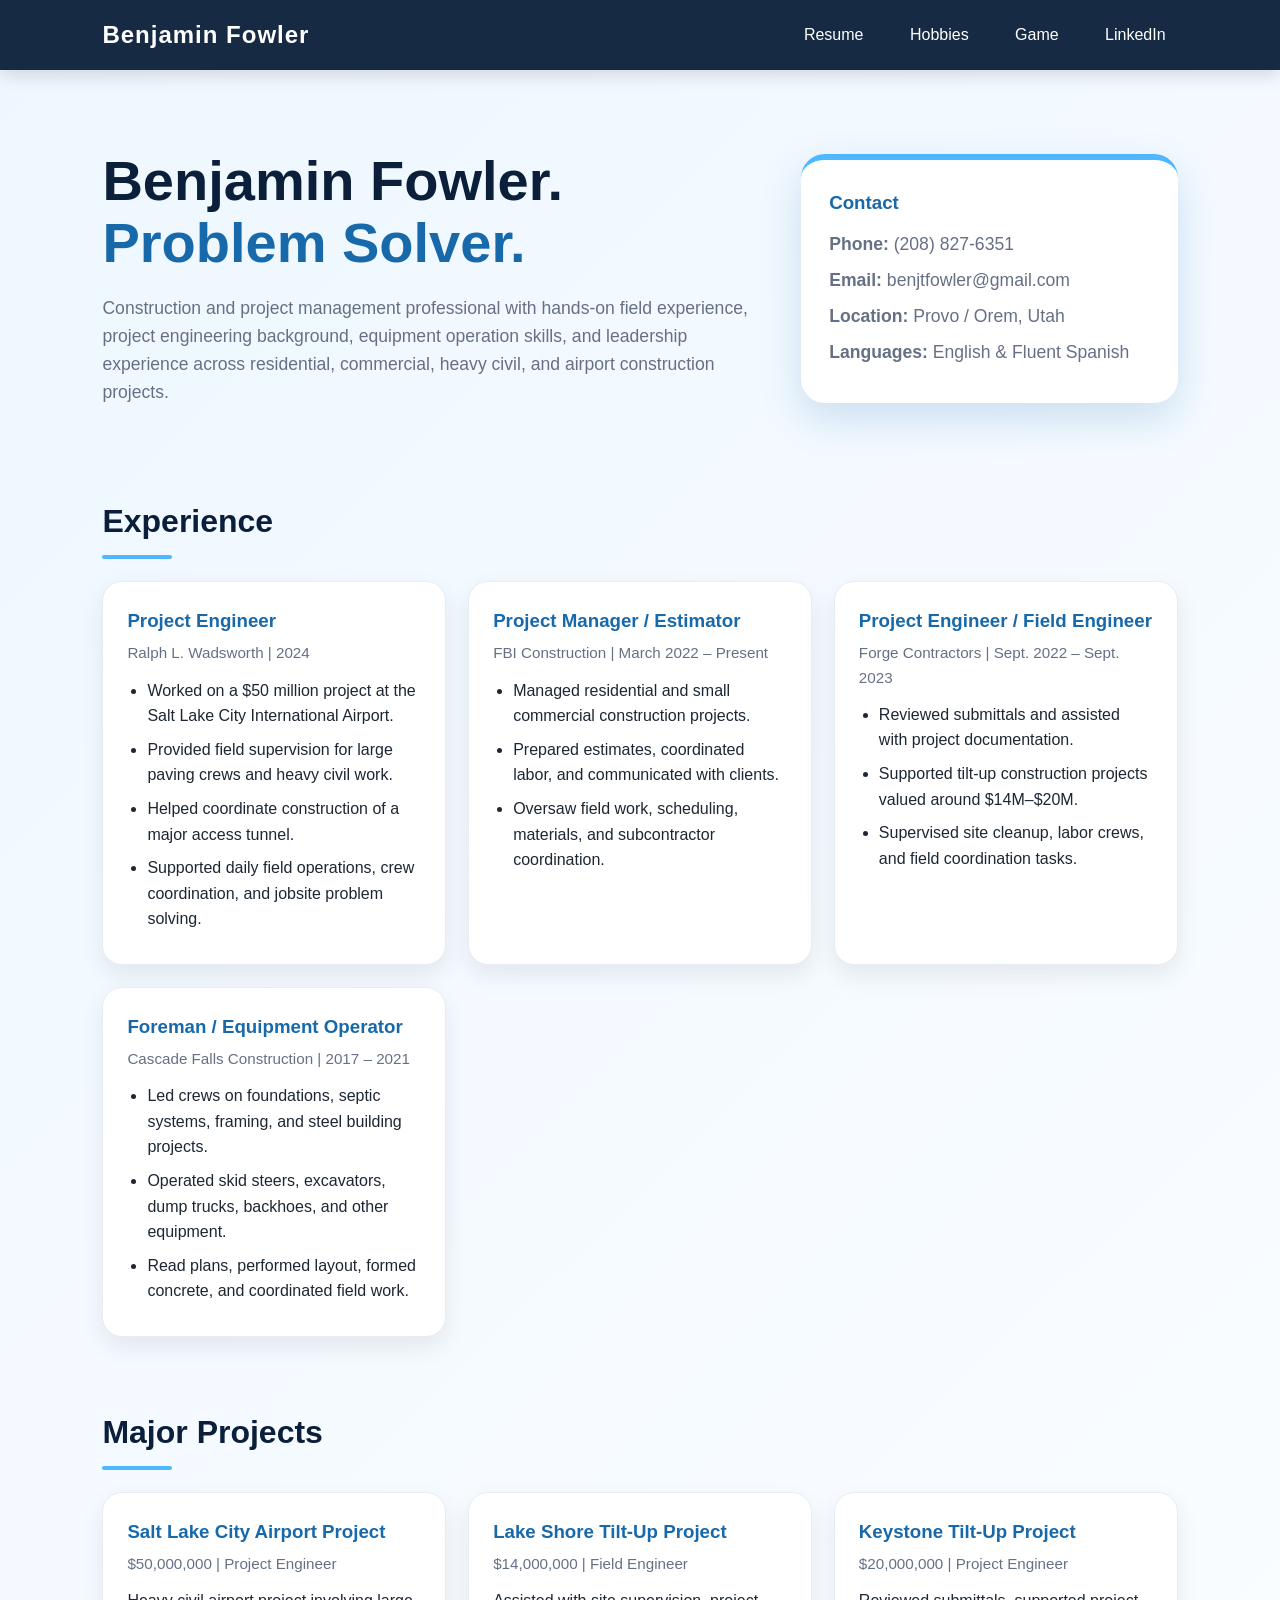
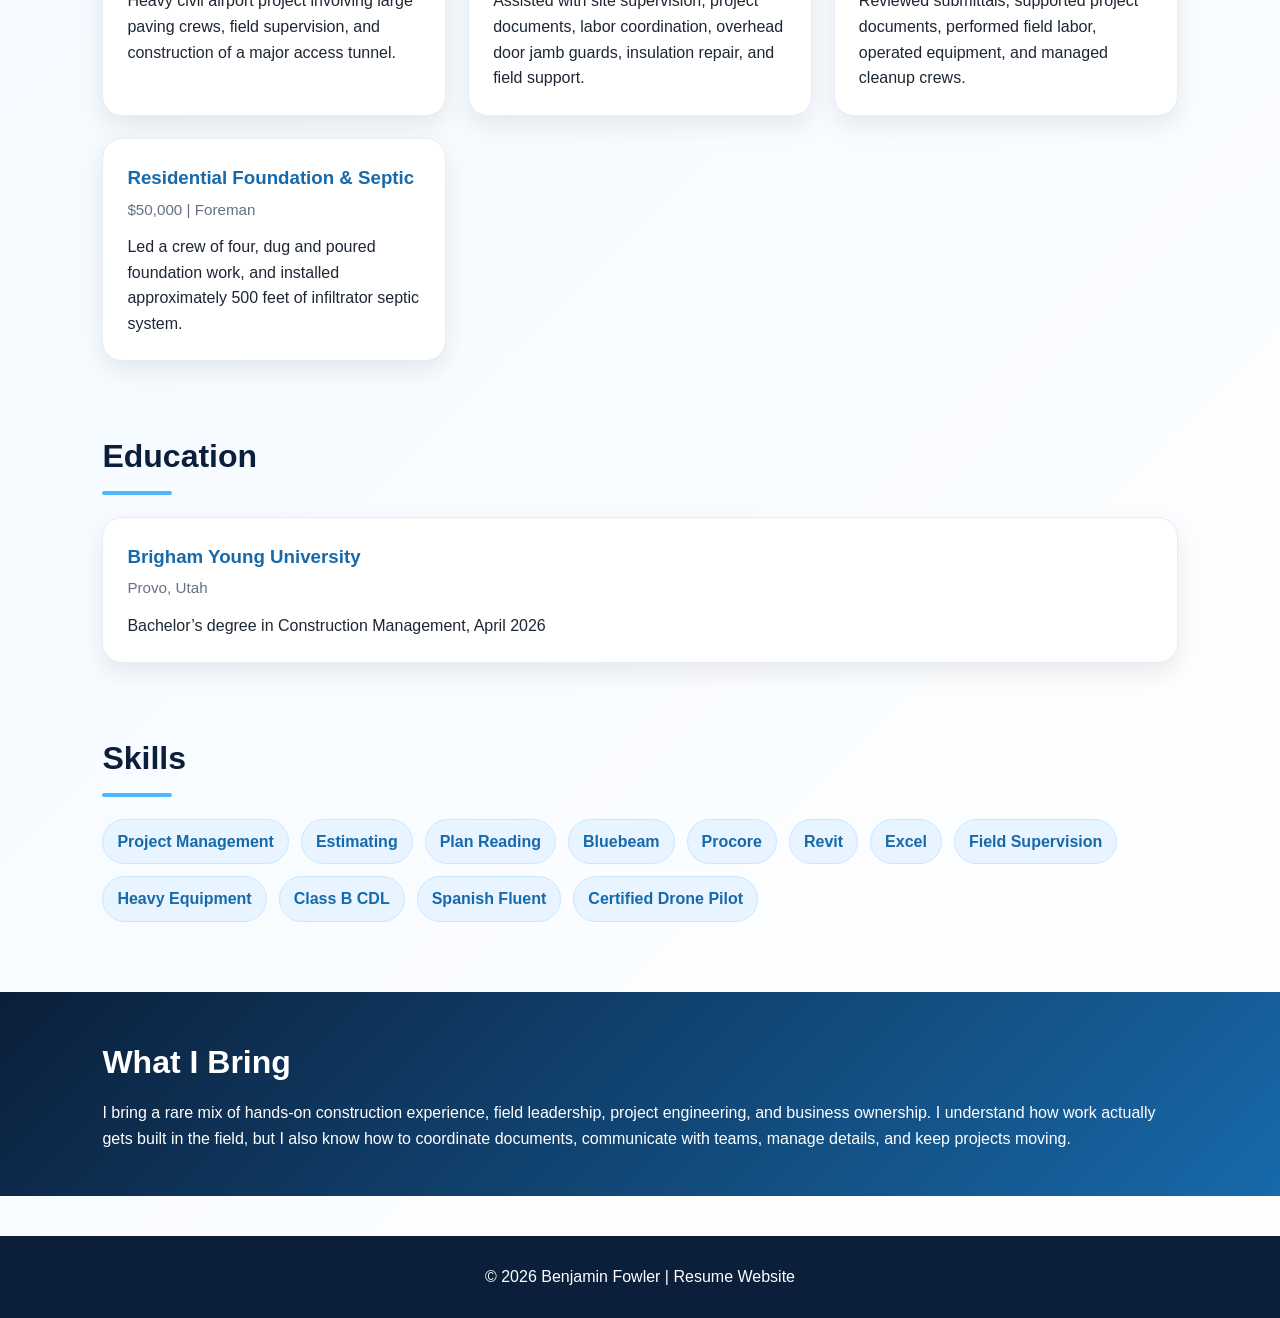
<file: index.html>
<!DOCTYPE html>
<html lang="en">
<head>
  <meta charset="UTF-8" />
  <meta name="viewport" content="width=device-width, initial-scale=1.0" />
  <title>Benjamin Fowler | Resume</title>
<link rel="stylesheet" type="text/css" href="./Styles/resumestyle.css" />
</head>

<body>

  <nav>
    <h2>Benjamin Fowler</h2>
    <div>
    <a href="index.html">Resume</a>
    <a href="hobbies.html">Hobbies</a>
    <a href="game.html">Game</a>

    <a href="https://www.linkedin.com/in/benjamin-fowler-838241249/"
       target="_blank"
       rel="noopener noreferrer">
       LinkedIn
    </a>
</div>
  </nav>

  <section class="hero">
    <div>
      <h1>Benjamin Fowler. </h1>
      <h1> <span>Problem Solver.</span></h1>
      <p>
        Construction and project management professional with hands-on field experience,
        project engineering background, equipment operation skills, and leadership experience
        across residential, commercial, heavy civil, and airport construction projects.
      </p>
    </div>

    <div class="hero-card contact">
      <h3>Contact</h3>
      <p><strong>Phone:</strong> (208) 827-6351</p>
      <p><strong>Email:</strong> benjtfowler@gmail.com</p>
      <p><strong>Location:</strong> Provo / Orem, Utah</p>
      <p><strong>Languages:</strong> English & Fluent Spanish</p>
    </div>
  </section>

  <section class="section">
    <h2 class="section-title">Experience</h2>

    <div class="grid">
      <div class="card">
        <h3>Project Engineer</h3>
        <p class="meta">Ralph L. Wadsworth | 2024</p>
        <ul>
          <li>Worked on a $50 million project at the Salt Lake City International Airport.</li>
          <li>Provided field supervision for large paving crews and heavy civil work.</li>
          <li>Helped coordinate construction of a major access tunnel.</li>
          <li>Supported daily field operations, crew coordination, and jobsite problem solving.</li>
        </ul>
      </div>

      <div class="card">
        <h3>Project Manager / Estimator</h3>
        <p class="meta">FBI Construction | March 2022 – Present</p>
        <ul>
          <li>Managed residential and small commercial construction projects.</li>
          <li>Prepared estimates, coordinated labor, and communicated with clients.</li>
          <li>Oversaw field work, scheduling, materials, and subcontractor coordination.</li>
        </ul>
      </div>

      <div class="card">
        <h3>Project Engineer / Field Engineer</h3>
        <p class="meta">Forge Contractors | Sept. 2022 – Sept. 2023</p>
        <ul>
          <li>Reviewed submittals and assisted with project documentation.</li>
          <li>Supported tilt-up construction projects valued around $14M–$20M.</li>
          <li>Supervised site cleanup, labor crews, and field coordination tasks.</li>
        </ul>
      </div>

      <div class="card">
        <h3>Foreman / Equipment Operator</h3>
        <p class="meta">Cascade Falls Construction | 2017 – 2021</p>
        <ul>
          <li>Led crews on foundations, septic systems, framing, and steel building projects.</li>
          <li>Operated skid steers, excavators, dump trucks, backhoes, and other equipment.</li>
          <li>Read plans, performed layout, formed concrete, and coordinated field work.</li>
        </ul>
      </div>
    </div>
  </section>

  <section class="section">
    <h2 class="section-title">Major Projects</h2>

    <div class="grid">
      <div class="card">
        <h3>Salt Lake City Airport Project</h3>
        <p class="meta">$50,000,000 | Project Engineer</p>
        <p>
          Heavy civil airport project involving large paving crews, field supervision,
          and construction of a major access tunnel.
        </p>
      </div>

      <div class="card">
        <h3>Lake Shore Tilt-Up Project</h3>
        <p class="meta">$14,000,000 | Field Engineer</p>
        <p>
          Assisted with site supervision, project documents, labor coordination,
          overhead door jamb guards, insulation repair, and field support.
        </p>
      </div>

      <div class="card">
        <h3>Keystone Tilt-Up Project</h3>
        <p class="meta">$20,000,000 | Project Engineer</p>
        <p>
          Reviewed submittals, supported project documents, performed field labor,
          operated equipment, and managed cleanup crews.
        </p>
      </div>

      <div class="card">
        <h3>Residential Foundation & Septic</h3>
        <p class="meta">$50,000 | Foreman</p>
        <p>
          Led a crew of four, dug and poured foundation work, and installed
          approximately 500 feet of infiltrator septic system.
        </p>
      </div>
    </div>
  </section>

  <section class="section">
    <h2 class="section-title">Education</h2>

    <div class="card">
      <h3>Brigham Young University</h3>
      <p class="meta">Provo, Utah</p>
      <p>
        Bachelor’s degree in <span>Construction Management</span>, April 2026
      </p>
    </div>
  </section>

  <section class="section">
    <h2 class="section-title">Skills</h2>

    <div class="skills">
      <span class="skill">Project Management</span>
      <span class="skill">Estimating</span>
      <span class="skill">Plan Reading</span>
      <span class="skill">Bluebeam</span>
      <span class="skill">Procore</span>
      <span class="skill">Revit</span>
      <span class="skill">Excel</span>
      <span class="skill">Field Supervision</span>
      <span class="skill">Heavy Equipment</span>
      <span class="skill">Class B CDL</span>
      <span class="skill">Spanish Fluent</span>
      <span class="skill">Certified Drone Pilot</span>
    </div>
  </section>

  <section class="highlight">
    <h2>What I Bring</h2>
    <p>
      I bring a rare mix of hands-on construction experience, field leadership,
      project engineering, and business ownership. I understand how work actually
      gets built in the field, but I also know how to coordinate documents,
      communicate with teams, manage details, and keep projects moving.
    </p>
  </section>

  <footer>
    <p>© 2026 Benjamin Fowler | Resume Website</p>
  </footer>

</body>
</html>
</file>
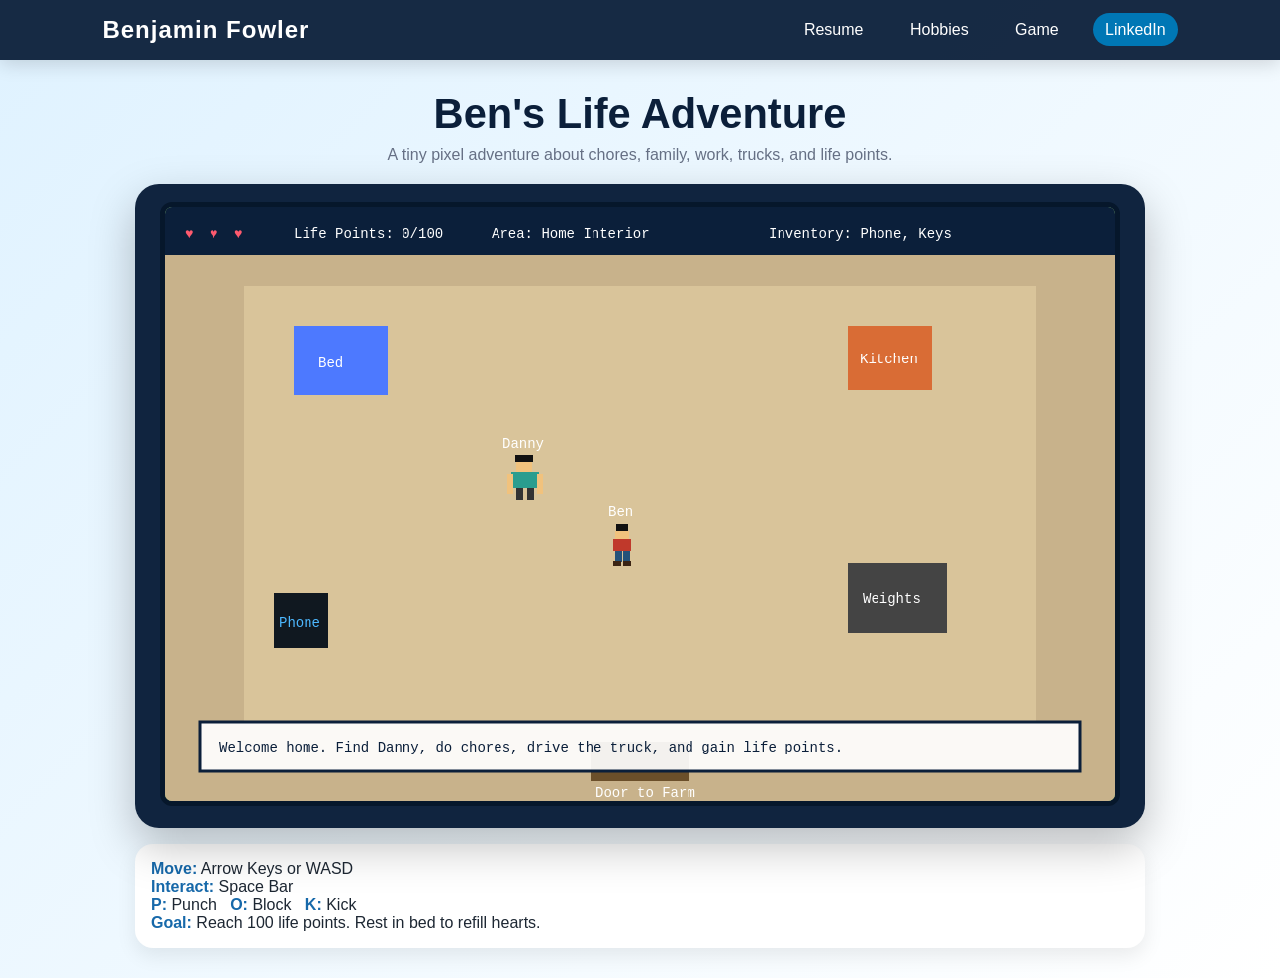
<file: Game.html>
<!DOCTYPE html>
<html lang="en">
<head>
  <meta charset="UTF-8" />
  <meta name="viewport" content="width=device-width, initial-scale=1.0" />
  <title>Ben's Life Adventure</title>

  <style>
    :root {
      --navy: #0b1f3a;
      --blue: #1769aa;
      --accent: #4db8ff;
      --cream: #f8f4dc;
      --text: #1d2733;
    }

    * {
      box-sizing: border-box;
      margin: 0;
      padding: 0;
    }

    body {
      font-family: Arial, sans-serif;
      background: linear-gradient(135deg, #dff2ff, #ffffff);
      color: var(--text);
      overflow-x: hidden;
    }

    nav {
      position: sticky;
      top: 0;
      z-index: 20;
      background: rgba(11, 31, 58, 0.95);
      padding: 16px 8%;
      display: flex;
      justify-content: space-between;
      align-items: center;
      box-shadow: 0 4px 18px rgba(0,0,0,0.15);
    }

    nav h2 {
      color: white;
      letter-spacing: 1px;
    }

    nav a {
      color: white;
      text-decoration: none;
      margin-left: 18px;
      padding: 8px 12px;
      border-radius: 20px;
      transition: 0.25s ease;
    }

    nav a:hover {
      background: var(--accent);
      color: var(--navy);
    }

    .linkedin {
      background: #0077b5;
    }

    .game-wrapper {
      max-width: 1050px;
      margin: 30px auto;
      padding: 0 20px;
      text-align: center;
    }

    h1 {
      color: var(--navy);
      font-size: 2.6rem;
      margin-bottom: 8px;
    }

    .subtitle {
      color: #667085;
      margin-bottom: 20px;
    }

    .game-shell {
      background: #10243f;
      padding: 18px;
      border-radius: 24px;
      box-shadow: 0 18px 45px rgba(0,0,0,0.25);
      position: relative;
    }

    #gameCanvas {
      width: 100%;
      max-width: 960px;
      height: auto;
      image-rendering: pixelated;
      background: #9bd67d;
      border: 5px solid #06172b;
      border-radius: 12px;
    }

    .controls {
      margin-top: 16px;
      background: white;
      padding: 16px;
      border-radius: 18px;
      text-align: left;
      box-shadow: 0 8px 20px rgba(0,0,0,0.08);
    }

    .controls strong {
      color: var(--blue);
    }

    .dialogue {
      position: absolute;
      left: 40px;
      right: 40px;
      bottom: 40px;
      background: rgba(255,255,255,0.96);
      border: 4px solid #0b1f3a;
      border-radius: 14px;
      padding: 16px;
      text-align: left;
      display: none;
      z-index: 10;
      box-shadow: 0 8px 22px rgba(0,0,0,0.3);
    }

    .dialogue h3 {
      color: var(--blue);
      margin-bottom: 8px;
    }

    .dialogue button {
      margin-top: 10px;
      margin-right: 8px;
      padding: 9px 13px;
      border: none;
      border-radius: 10px;
      background: var(--blue);
      color: white;
      cursor: pointer;
      font-weight: bold;
    }

    .dialogue button:hover {
      background: var(--accent);
      color: var(--navy);
    }
  </style>
</head>

<body>

  <nav>
    <h2>Benjamin Fowler</h2>
    <div>
      <a href="index.html">Resume</a>
      <a href="hobbies.html">Hobbies</a>
      <a href="game.html">Game</a>
      <a href="https://www.linkedin.com/in/benjamin-fowler-838241249/"
         target="_blank"
         rel="noopener noreferrer"
         class="linkedin">LinkedIn</a>
    </div>
  </nav>

  <div class="game-wrapper">
    <h1>Ben's Life Adventure</h1>
    <p class="subtitle">A tiny pixel adventure about chores, family, work, trucks, and life points.</p>

    <div class="game-shell">
      <canvas id="gameCanvas" width="960" height="600"></canvas>

      <div class="dialogue" id="dialogueBox">
        <h3 id="dialogueTitle">Title</h3>
        <p id="dialogueText">Dialogue text</p>
        <div id="dialogueButtons"></div>
      </div>
    </div>

    <div class="controls">
      <p><strong>Move:</strong> Arrow Keys or WASD</p>
      <p><strong>Interact:</strong> Space Bar</p>
      <p><strong>P:</strong> Punch &nbsp; <strong>O:</strong> Block &nbsp; <strong>K:</strong> Kick</p>
      <p><strong>Goal:</strong> Reach 100 life points. Rest in bed to refill hearts.</p>
    </div>
  </div>

  <script>
    const canvas = document.getElementById("gameCanvas");
    const ctx = canvas.getContext("2d");

    const dialogueBox = document.getElementById("dialogueBox");
    const dialogueTitle = document.getElementById("dialogueTitle");
    const dialogueText = document.getElementById("dialogueText");
    const dialogueButtons = document.getElementById("dialogueButtons");

    const keys = {};

    let currentArea = "house";
    let mode = "explore";
    let message = "Welcome home. Find Danny, do chores, drive the truck, and gain life points.";
    let messageTimer = 240;

    const player = {
      x: 450,
      y: 320,
      w: 24,
      h: 32,
      speed: 3,
      hearts: 3,
      maxHearts: 3,
      life: 0,
      hasBoatPlan: false,
      dannyFollowing: false,
      truckHookedBoat: false,
      grandpaInvited: false,
      inventory: ["Phone", "Keys"]
    };

    const areas = {
      house: {
        name: "Home Interior",
        bg: "#c8b28b",
        exits: [
          { x: 430, y: 540, w: 100, h: 40, to: "farm", px: 450, py: 470, label: "Door to Farm" }
        ],
        objects: [
          { type: "bed", x: 130, y: 120, w: 95, h: 70, label: "Bed" },
          { type: "food", x: 690, y: 120, w: 85, h: 65, label: "Kitchen" },
          { type: "workout", x: 690, y: 360, w: 100, h: 70, label: "Workout Area" },
          { type: "danny", x: 350, y: 250, w: 32, h: 38, label: "Danny" },
          { type: "phone", x: 110, y: 390, w: 55, h: 55, label: "Phone" }
        ]
      },

      farm: {
        name: "Home Farm",
        bg: "#89c96b",
        exits: [
          { x: 445, y: 0, w: 80, h: 40, to: "house", px: 460, py: 480, label: "House" },
          { x: 880, y: 250, w: 80, h: 80, to: "town", px: 70, py: 300, label: "Road to Town" },
          { x: 30, y: 250, w: 80, h: 80, to: "woods", px: 800, py: 300, label: "Road to Woods" }
        ],
        objects: [
          { type: "hay", x: 170, y: 280, w: 60, h: 50, label: "Hay Bale" },
          { type: "cow", x: 170, y: 390, w: 45, h: 36, label: "Cow" },
          { type: "horse", x: 260, y: 380, w: 50, h: 40, label: "Horse" },
          { type: "wood", x: 650, y: 360, w: 70, h: 55, label: "Wood Pile" },
          { type: "truck", x: 650, y: 170, w: 90, h: 55, label: "Ford F-150" },
          { type: "boat", x: 760, y: 170, w: 80, h: 45, label: "Boat" },
          { type: "shop", x: 665, y: 70, w: 120, h: 75, label: "Tool Shop" }
        ]
      },

      town: {
        name: "Mini Orofino",
        bg: "#8fd3ff",
        exits: [
          { x: 0, y: 270, w: 50, h: 70, to: "farm", px: 810, py: 285, label: "Road Home" },
          { x: 910, y: 100, w: 50, h: 70, to: "work", px: 80, py: 300, label: "Road to Work" },
          { x: 910, y: 430, w: 50, h: 70, to: "lake", px: 90, py: 300, label: "Road to Lake" },
          { x: 440, y: 0, w: 90, h: 40, to: "byu", px: 450, py: 500, label: "Road to BYU" }
        ],
        objects: [
          { type: "church", x: 130, y: 90, w: 130, h: 95, label: "Church" },
          { type: "grandma", x: 275, y: 135, w: 30, h: 38, label: "Grandma" },
          { type: "store", x: 400, y: 100, w: 130, h: 90, label: "Grocery Store" },
          { type: "court", x: 650, y: 100, w: 130, h: 90, label: "Courthouse" },
          { type: "cop", x: 540, y: 360, w: 32, h: 38, label: "Cop" }
        ]
      },

      work: {
        name: "House Building Site",
        bg: "#d8b06b",
        exits: [
          { x: 0, y: 275, w: 50, h: 70, to: "town", px: 830, py: 130, label: "Back to Town" }
        ],
        objects: [
          { type: "dig", x: 150, y: 160, w: 130, h: 80, label: "Excavator Digging" },
          { type: "concrete", x: 400, y: 160, w: 130, h: 80, label: "Concrete Pour" },
          { type: "frame", x: 650, y: 160, w: 130, h: 80, label: "Frame Walls" },
          { type: "sheath", x: 400, y: 370, w: 130, h: 80, label: "Nail Sheathing" }
        ]
      },

      lake: {
        name: "The Lake",
        bg: "#4db8ff",
        exits: [
          { x: 0, y: 280, w: 50, h: 70, to: "town", px: 820, py: 450, label: "Road to Town" }
        ],
        objects: [
          { type: "lakeboat", x: 420, y: 290, w: 105, h: 55, label: "Boat" },
          { type: "tube", x: 560, y: 330, w: 65, h: 40, label: "Tube" },
          { type: "grandpaLake", x: 660, y: 260, w: 32, h: 38, label: "Grandpa" }
        ]
      },

      byu: {
        name: "BYU Provo",
        bg: "#a7d7ff",
        exits: [
          { x: 440, y: 550, w: 90, h: 50, to: "town", px: 450, py: 70, label: "Back to Town" }
        ],
        objects: [
          { type: "byuSign", x: 390, y: 220, w: 180, h: 90, label: "BYU Campus" }
        ]
      },

      woods: {
        name: "The Woods",
        bg: "#326b3f",
        exits: [
          { x: 875, y: 270, w: 70, h: 70, to: "farm", px: 120, py: 285, label: "Back to Farm" }
        ],
        objects: [
          { type: "treeChop", x: 350, y: 260, w: 80, h: 95, label: "Chop Wood" }
        ]
      }
    };

    const miniGame = {
      active: false,
      type: "",
      timer: 0,
      progress: 0,
      enemyHealth: 100,
      playerHealth: 100,
      note: ""
    };

    window.addEventListener("keydown", e => {
      keys[e.key.toLowerCase()] = true;

      if (e.key === " ") {
        e.preventDefault();
        interact();
      }

      if (e.key.toLowerCase() === "p") actionMove("punch");
      if (e.key.toLowerCase() === "o") actionMove("block");
      if (e.key.toLowerCase() === "k") actionMove("kick");
    });

    window.addEventListener("keyup", e => {
      keys[e.key.toLowerCase()] = false;
    });

    function rectsTouch(a, b) {
      return a.x < b.x + b.w &&
             a.x + a.w > b.x &&
             a.y < b.y + b.h &&
             a.y + a.h > b.y;
    }

    function showMessage(text) {
      message = text;
      messageTimer = 260;
    }

    function openDialogue(title, text, buttons) {
      mode = "dialogue";
      dialogueTitle.textContent = title;
      dialogueText.textContent = text;
      dialogueButtons.innerHTML = "";

      buttons.forEach(btn => {
        const button = document.createElement("button");
        button.textContent = btn.text;
        button.onclick = btn.action;
        dialogueButtons.appendChild(button);
      });

      dialogueBox.style.display = "block";
    }

    function closeDialogue() {
      mode = "explore";
      dialogueBox.style.display = "none";
    }

    function addLife(points, reason) {
      player.life += points;
      if (player.life > 100) player.life = 100;
      showMessage(`+${points} life points: ${reason}`);

      if (player.life >= 100) {
        openDialogue(
          "Opportunity Unlocked",
          "You reached 100 life points. New roads in life are opening up: college, marriage, career, and adventure.",
          [{ text: "Epic.", action: closeDialogue }]
        );
      }
    }

    function loseHeart(reason) {
      player.hearts -= 1;
      if (player.hearts < 0) player.hearts = 0;
      showMessage(`Ouch. ${reason}`);

      if (player.hearts <= 0) {
        player.hearts = 1;
        currentArea = "house";
        player.x = 170;
        player.y = 170;
        showMessage("You got wrecked and woke up back home with 1 heart.");
      }
    }

    function interact() {
      if (mode !== "explore") return;

      const area = areas[currentArea];
      const playerBox = { x: player.x - 8, y: player.y - 8, w: player.w + 16, h: player.h + 16 };

      for (const exit of area.exits) {
        if (rectsTouch(playerBox, exit)) {
          currentArea = exit.to;
          player.x = exit.px;
          player.y = exit.py;
          showMessage(`Traveled to ${areas[currentArea].name}.`);
          return;
        }
      }

      for (const obj of area.objects) {
        if (rectsTouch(playerBox, obj)) {
          handleObject(obj);
          return;
        }
      }

      showMessage("Nothing to interact with here.");
    }

    function handleObject(obj) {
      switch (obj.type) {
        case "bed":
          player.hearts = player.maxHearts;
          showMessage("You rested in bed. Hearts fully restored.");
          break;

        case "food":
          addLife(3, "made and ate real food instead of surviving on snacks");
          break;

        case "workout":
          addLife(4, "worked out like a future legend");
          break;

        case "phone":
          openPhone();
          break;

        case "danny":
          openDialogue(
            "Danny",
            "Hey ugly kid.",
            [
              {
                text: "Laugh about it",
                action: () => {
                  closeDialogue();
                  openDialogue(
                    "Danny",
                    "Wanna go boating?",
                    [
                      {
                        text: "Absolutely",
                        action: () => {
                          player.hasBoatPlan = true;
                          player.dannyFollowing = true;
                          closeDialogue();
                          showMessage("Danny is following you. Back the truck up to the boat by the shop.");
                        }
                      },
                      { text: "Maybe later", action: closeDialogue }
                    ]
                  );
                }
              },
              {
                text: "Shut up",
                action: () => {
                  closeDialogue();
                  startDannyFight();
                }
              }
            ]
          );
          break;

        case "truck":
          if (player.hasBoatPlan && !player.truckHookedBoat) {
            player.truckHookedBoat = true;
            addLife(5, "hooked up the boat with Danny");
          } else {
            openDialogue(
              "Ford F-150",
              "The mighty farm truck. Roads lead to town, woods, work, lake, and eventually bigger dreams.",
              [{ text: "Drive on.", action: closeDialogue }]
            );
          }
          break;

        case "hay":
          addLife(4, "moved hay to feed the animals");
          break;

        case "cow":
          addLife(2, "fed the cows");
          break;

        case "horse":
          addLife(2, "fed the horses");
          break;

        case "wood":
        case "treeChop":
          startWorkMini("wood", "Chop Wood", "Tap SPACE quickly to chop enough wood before time runs out.");
          break;

        case "shop":
          openDialogue(
            "Tool Shop",
            "The shop smells like lumber, oil, and unfinished projects. Beautiful.",
            [{ text: "Respect.", action: closeDialogue }]
          );
          break;

        case "church":
          addLife(10, "went to church and learned about Jesus");
          break;

        case "grandma":
          addLife(10, "hugged Grandma at church");
          break;

        case "store":
          openDialogue(
            "Grocery Store",
            "Do you buy groceries like a responsible citizen or steal them like a raccoon in boots?",
            [
              { text: "Buy groceries", action: () => { closeDialogue(); addLife(5, "bought groceries"); } },
              { text: "Steal groceries", action: () => { closeDialogue(); loseHeart("The cops are mad and you got a ticket."); } }
            ]
          );
          break;

        case "court":
          addLife(6, "attended jury duty like a responsible adult");
          break;

        case "cop":
          openDialogue(
            "Officer",
            "Everything alright, cowboy?",
            [
              { text: "Yes sir", action: () => { closeDialogue(); addLife(2, "showed respect to the law"); } },
              { text: "Punch", action: () => { closeDialogue(); loseHeart("Bad idea. You got ticketed immediately."); } }
            ]
          );
          break;

        case "dig":
          startWorkMini("dig", "Excavator Digging", "Tap SPACE to dig the foundation cleanly.");
          break;

        case "concrete":
          startWorkMini("concrete", "Concrete Pour", "Tap SPACE to pour and finish the footers and walls.");
          break;

        case "frame":
          startWorkMini("frame", "Framing Walls", "Tap SPACE to stand walls before the crew starts roasting you.");
          break;

        case "sheath":
          startWorkMini("sheath", "Nailing Sheathing", "Tap SPACE to nail sheathing like a pro.");
          break;

        case "lakeboat":
          if (player.truckHookedBoat) {
            addLife(10, "went boating with Danny");
          } else {
            showMessage("You need to hook the boat to the truck back at the farm first.");
          }
          break;

        case "tube":
          addLife(5, "survived tubing without becoming lake pizza");
          break;

        case "grandpaLake":
          if (player.grandpaInvited) {
            addLife(10, "spent time at the lake with Grandpa");
          } else {
            showMessage("Grandpa is here in spirit. Invite him with your phone next time.");
          }
          break;

        case "byuSign":
          openDialogue(
            "BYU Provo",
            "Campus is under construction for Version 2. For now, you can feel the stress of homework approaching.",
            [{ text: "I feel it.", action: closeDialogue }]
          );
          break;
      }
    }

    function openPhone() {
      openDialogue(
        "Phone",
        "Who do you want to call?",
        [
          {
            text: "Call Grandpa",
            action: () => {
              player.grandpaInvited = true;
              closeDialogue();
              showMessage("Grandpa said he will meet you at the lake.");
            }
          },
          {
            text: "Call Family",
            action: () => {
              closeDialogue();
              addLife(5, "called family just to check in");
            }
          },
          { text: "Put phone away", action: closeDialogue }
        ]
      );
    }

    function startDannyFight() {
      mode = "fight";
      miniGame.active = true;
      miniGame.type = "dannyFight";
      miniGame.enemyHealth = 100;
      miniGame.playerHealth = 100;
      miniGame.note = "Danny has entered Little Mac mode. P = punch, O = block, K = kick.";
    }

    function startWorkMini(type, title, text) {
      mode = "workMini";
      miniGame.active = true;
      miniGame.type = type;
      miniGame.timer = 360;
      miniGame.progress = 0;

      openDialogue(
        title,
        text,
        [
          {
            text: "Start",
            action: () => {
              dialogueBox.style.display = "none";
              mode = "workMini";
            }
          }
        ]
      );
    }

    function actionMove(action) {
      if (mode === "fight") {
        if (action === "punch") {
          miniGame.enemyHealth -= 13;
          miniGame.playerHealth -= 4;
          miniGame.note = "Ben throws a punch. Danny flexes emotionally.";
        }

        if (action === "kick") {
          miniGame.enemyHealth -= 18;
          miniGame.playerHealth -= 8;
          miniGame.note = "Cowboy boot kick. Highly questionable. Very effective.";
        }

        if (action === "block") {
          miniGame.playerHealth += 8;
          if (miniGame.playerHealth > 100) miniGame.playerHealth = 100;
          miniGame.note = "Ben blocks. Danny respects the defense.";
        }

        if (miniGame.enemyHealth <= 0) {
          mode = "explore";
          miniGame.active = false;
          addLife(10, "beat Danny in the brother battle");
        }

        if (miniGame.playerHealth <= 0) {
          mode = "explore";
          miniGame.active = false;
          loseHeart("Danny won the fight.");
        }
      } else if (mode === "explore") {
        showMessage(`Ben used ${action}. It looked pretty cool.`);
      }
    }

    function update() {
      if (mode === "explore") {
        let dx = 0;
        let dy = 0;

        if (keys["arrowup"] || keys["w"]) dy -= player.speed;
        if (keys["arrowdown"] || keys["s"]) dy += player.speed;
        if (keys["arrowleft"] || keys["a"]) dx -= player.speed;
        if (keys["arrowright"] || keys["d"]) dx += player.speed;

        player.x += dx;
        player.y += dy;

        player.x = Math.max(10, Math.min(canvas.width - player.w - 10, player.x));
        player.y = Math.max(50, Math.min(canvas.height - player.h - 10, player.y));
      }

      if (mode === "workMini") {
        miniGame.timer--;

        if (keys[" "]) {
          miniGame.progress += 1.8;
        }

        if (miniGame.progress >= 100) {
          mode = "explore";
          miniGame.active = false;
          addLife(8, "completed a work challenge");
        }

        if (miniGame.timer <= 0 && miniGame.progress < 100) {
          mode = "explore";
          miniGame.active = false;
          loseHeart("The job went sideways.");
        }
      }

      if (messageTimer > 0) messageTimer--;
    }

    function drawPixelRect(x, y, w, h, color) {
      ctx.fillStyle = color;
      ctx.fillRect(Math.round(x), Math.round(y), w, h);
    }

    function drawArea() {
      const area = areas[currentArea];
      ctx.fillStyle = area.bg;
      ctx.fillRect(0, 0, canvas.width, canvas.height);

      drawPattern();

      area.exits.forEach(exit => {
        drawPixelRect(exit.x, exit.y, exit.w, exit.h, "#6b4f2a");
        drawText(exit.label, exit.x + 5, exit.y + exit.h + 16, "#fff");
      });

      area.objects.forEach(obj => drawObject(obj));
    }

    function drawPattern() {
      if (currentArea === "farm") {
        drawPixelRect(0, 250, 960, 95, "#8b6f47");
        drawPixelRect(80, 70, 180, 120, "#8a4f2a");
        drawText("House", 125, 135, "white");
        drawPixelRect(610, 45, 220, 115, "#74512d");
        drawText("Tool Shop", 675, 110, "white");
      }

      if (currentArea === "house") {
        drawPixelRect(80, 80, 800, 440, "#d9c49a");
        drawPixelRect(430, 540, 100, 40, "#6b4f2a");
      }

      if (currentArea === "town") {
        drawPixelRect(0, 280, 960, 70, "#737373");
        drawPixelRect(430, 0, 90, 600, "#737373");
      }

      if (currentArea === "work") {
        drawPixelRect(90, 90, 780, 390, "#b98245");
        drawPixelRect(260, 300, 450, 120, "#7b5a3a");
        drawText("Foundation Zone", 395, 365, "white");
      }

      if (currentArea === "lake") {
        drawPixelRect(0, 470, 960, 130, "#e4c16f");
        drawPixelRect(0, 0, 960, 470, "#409de0");
      }

      if (currentArea === "byu") {
        drawPixelRect(340, 180, 290, 180, "#d9d9d9");
        drawText("BYU", 448, 280, "#0b1f3a");
      }

      if (currentArea === "woods") {
        for (let i = 0; i < 16; i++) {
          drawPixelRect(60 + i * 55, 80 + (i % 3) * 90, 30, 70, "#5a351d");
          drawPixelRect(42 + i * 55, 45 + (i % 3) * 90, 66, 55, "#1e5f34");
        }
      }
    }

    function drawObject(obj) {
      switch (obj.type) {
        case "bed":
          drawPixelRect(obj.x, obj.y, obj.w, obj.h, "#4d79ff");
          drawText("Bed", obj.x + 25, obj.y + 42, "white");
          break;

        case "food":
          drawPixelRect(obj.x, obj.y, obj.w, obj.h, "#d96c35");
          drawText("Kitchen", obj.x + 12, obj.y + 38, "white");
          break;

        case "workout":
          drawPixelRect(obj.x, obj.y, obj.w, obj.h, "#444");
          drawText("Weights", obj.x + 15, obj.y + 40, "white");
          break;

        case "danny":
          drawDanny(obj.x, obj.y);
          break;

        case "phone":
          drawPixelRect(obj.x, obj.y, obj.w, obj.h, "#101820");
          drawText("Phone", obj.x + 5, obj.y + 34, "#4db8ff");
          break;

        case "truck":
          drawTruck(obj.x, obj.y);
          break;

        case "boat":
        case "lakeboat":
          drawBoat(obj.x, obj.y);
          break;

        case "hay":
          drawPixelRect(obj.x, obj.y, obj.w, obj.h, "#d8aa2b");
          drawText("Hay", obj.x + 15, obj.y + 32, "#402c00");
          break;

        case "cow":
          drawPixelRect(obj.x, obj.y, obj.w, obj.h, "#fff");
          drawPixelRect(obj.x + 8, obj.y + 8, 12, 12, "#111");
          drawText("Cow", obj.x, obj.y - 5, "white");
          break;

        case "horse":
          drawPixelRect(obj.x, obj.y, obj.w, obj.h, "#7b4b2a");
          drawText("Horse", obj.x, obj.y - 5, "white");
          break;

        case "wood":
        case "treeChop":
          drawPixelRect(obj.x, obj.y, obj.w, obj.h, "#7b4b2a");
          drawText("Wood", obj.x + 12, obj.y + 34, "white");
          break;

        case "shop":
          drawPixelRect(obj.x, obj.y, obj.w, obj.h, "#6a4225");
          drawText("Shop", obj.x + 35, obj.y + 42, "white");
          break;

        case "church":
          drawPixelRect(obj.x, obj.y, obj.w, obj.h, "#f5f5f5");
          drawPixelRect(obj.x + 52, obj.y - 45, 28, 45, "#f5f5f5");
          drawText("Church", obj.x + 35, obj.y + 55, "#0b1f3a");
          break;

        case "grandma":
        case "grandpaLake":
          drawPixelRect(obj.x, obj.y, obj.w, obj.h, "#8d6e63");
          drawText(obj.type === "grandma" ? "Grandma" : "Grandpa", obj.x - 15, obj.y - 6, "white");
          break;

        case "store":
          drawPixelRect(obj.x, obj.y, obj.w, obj.h, "#e76f51");
          drawText("Store", obj.x + 40, obj.y + 50, "white");
          break;

        case "court":
          drawPixelRect(obj.x, obj.y, obj.w, obj.h, "#c9c9c9");
          drawText("Court", obj.x + 42, obj.y + 50, "#0b1f3a");
          break;

        case "cop":
          drawPixelRect(obj.x, obj.y, obj.w, obj.h, "#123c69");
          drawText("Cop", obj.x - 2, obj.y - 7, "white");
          break;

        case "dig":
          drawPixelRect(obj.x, obj.y, obj.w, obj.h, "#f4a261");
          drawText("Dig", obj.x + 48, obj.y + 45, "#111");
          break;

        case "concrete":
          drawPixelRect(obj.x, obj.y, obj.w, obj.h, "#bfc0c0");
          drawText("Concrete", obj.x + 28, obj.y + 45, "#111");
          break;

        case "frame":
          drawPixelRect(obj.x, obj.y, obj.w, obj.h, "#b57f50");
          drawText("Frame", obj.x + 40, obj.y + 45, "white");
          break;

        case "sheath":
          drawPixelRect(obj.x, obj.y, obj.w, obj.h, "#c08457");
          drawText("Sheath", obj.x + 38, obj.y + 45, "white");
          break;

        case "tube":
          drawPixelRect(obj.x, obj.y, obj.w, obj.h, "#ff4d6d");
          drawText("Tube", obj.x + 12, obj.y + 25, "white");
          break;

        case "byuSign":
          drawPixelRect(obj.x, obj.y, obj.w, obj.h, "#0b1f3a");
          drawText("Future BYU Zone", obj.x + 25, obj.y + 52, "white");
          break;
      }
    }

    function drawPlayer() {
      drawPixelRect(player.x + 6, player.y, 12, 7, "#111");
      drawPixelRect(player.x + 5, player.y + 7, 14, 8, "#f1c27d");
      drawPixelRect(player.x + 3, player.y + 15, 18, 12, "#c0392b");
      drawPixelRect(player.x + 5, player.y + 27, 7, 12, "#24527a");
      drawPixelRect(player.x + 13, player.y + 27, 7, 12, "#24527a");
      drawPixelRect(player.x + 3, player.y + 38, 8, 5, "#3b2414");
      drawPixelRect(player.x + 13, player.y + 38, 8, 5, "#3b2414");

      drawText("Ben", player.x - 2, player.y - 8, "white");

      if (player.dannyFollowing && currentArea === "farm") {
        drawDanny(player.x - 35, player.y + 8);
      }
    }

    function drawDanny(x, y) {
      drawPixelRect(x + 4, y, 18, 8, "#111");
      drawPixelRect(x + 5, y + 8, 16, 10, "#f1c27d");
      drawPixelRect(x, y + 18, 28, 16, "#2a9d8f");
      drawPixelRect(x - 4, y + 20, 6, 20, "#f1c27d");
      drawPixelRect(x + 26, y + 20, 6, 20, "#f1c27d");
      drawPixelRect(x + 5, y + 34, 7, 12, "#333");
      drawPixelRect(x + 16, y + 34, 7, 12, "#333");
      drawText("Danny", x - 9, y - 7, "white");
    }

    function drawTruck(x, y) {
      drawPixelRect(x, y + 15, 90, 32, "#b22222");
      drawPixelRect(x + 20, y, 45, 25, "#c0392b");
      drawPixelRect(x + 25, y + 5, 15, 12, "#9be7ff");
      drawPixelRect(x + 45, y + 5, 15, 12, "#9be7ff");
      drawPixelRect(x + 12, y + 42, 18, 18, "#111");
      drawPixelRect(x + 62, y + 42, 18, 18, "#111");
      drawText("F-150", x + 22, y + 37, "white");
    }

    function drawBoat(x, y) {
      drawPixelRect(x, y + 20, 85, 20, "#ffffff");
      drawPixelRect(x + 10, y + 5, 55, 20, "#d0f0ff");
      drawPixelRect(x + 70, y + 27, 25, 10, "#555");
      drawText("Boat", x + 22, y + 55, "white");
    }

    function drawText(text, x, y, color) {
      ctx.fillStyle = color;
      ctx.font = "14px monospace";
      ctx.fillText(text, x, y);
    }

    function drawHUD() {
      drawPixelRect(0, 0, 960, 48, "#0b1f3a");

      for (let i = 0; i < player.maxHearts; i++) {
        drawText(i < player.hearts ? "♥" : "♡", 20 + i * 25, 31, "#ff5a6e");
      }

      drawText(`Life Points: ${player.life}/100`, 130, 31, "white");
      drawText(`Area: ${areas[currentArea].name}`, 330, 31, "white");
      drawText(`Inventory: ${player.inventory.join(", ")}`, 610, 31, "white");
    }

    function drawMessage() {
      if (messageTimer > 0 && mode === "explore") {
        drawPixelRect(35, 520, 890, 50, "rgba(255,255,255,0.92)");
        ctx.strokeStyle = "#0b1f3a";
        ctx.lineWidth = 3;
        ctx.strokeRect(35, 520, 890, 50);
        drawText(message, 55, 550, "#0b1f3a");
      }
    }

    function drawFight() {
      ctx.fillStyle = "#222";
      ctx.fillRect(0, 48, 960, 552);

      drawText("BROTHER BATTLE: BEN VS DANNY", 340, 90, "white");
      drawText("P = Punch | O = Block | K = Kick", 350, 120, "#4db8ff");

      drawPixelRect(210, 410, 120, 90, "#c0392b");
      drawText("BEN", 250, 390, "white");

      drawPixelRect(640, 390, 150, 110, "#2a9d8f");
      drawText("DANNY", 685, 370, "white");

      drawPixelRect(160, 150, 260, 25, "#555");
      drawPixelRect(160, 150, miniGame.playerHealth * 2.6, 25, "#ff5a6e");
      drawText(`Ben Health: ${Math.max(0, Math.round(miniGame.playerHealth))}`, 180, 170, "white");

      drawPixelRect(540, 150, 260, 25, "#555");
      drawPixelRect(540, 150, miniGame.enemyHealth * 2.6, 25, "#4db8ff");
      drawText(`Danny Health: ${Math.max(0, Math.round(miniGame.enemyHealth))}`, 560, 170, "white");

      drawText(miniGame.note, 240, 540, "white");
    }

    function drawWorkMini() {
      ctx.fillStyle = "#1b2735";
      ctx.fillRect(0, 48, 960, 552);

      drawText("WORK CHALLENGE", 410, 110, "white");
      drawText("Tap SPACE quickly to finish the job.", 340, 145, "#4db8ff");

      drawPixelRect(280, 270, 400, 35, "#555");
      drawPixelRect(280, 270, miniGame.progress * 4, 35, "#4db8ff");

      drawText(`Progress: ${Math.round(miniGame.progress)}%`, 410, 330, "white");
      drawText(`Time Left: ${Math.ceil(miniGame.timer / 60)} seconds`, 390, 360, "white");
    }

    function draw() {
      ctx.clearRect(0, 0, canvas.width, canvas.height);

      drawArea();
      drawPlayer();
      drawHUD();

      if (mode === "fight") drawFight();
      if (mode === "workMini") drawWorkMini();

      drawMessage();
    }

    function gameLoop() {
      update();
      draw();
      requestAnimationFrame(gameLoop);
    }

    gameLoop();
  </script>

</body>
</html>
</file>
<file: Styles/resumestyle.css>
:root {
      --navy: #0b1f3a;
      --blue: #1769aa;
      --light-blue: #e8f4ff;
      --accent: #4db8ff;
      --text: #1d2733;
      --muted: #667085;
      --card: #ffffff;
    }

    * {
      box-sizing: border-box;
      margin: 0;
      padding: 0;
    }

    body {
      font-family: Arial, sans-serif;
      background: linear-gradient(135deg, #eef7ff, #ffffff);
      color: var(--text);
      line-height: 1.6;
    }

    nav {
      position: sticky;
      top: 0;
      z-index: 10;
      background: rgba(11, 31, 58, 0.95);
      padding: 16px 8%;
      display: flex;
      justify-content: space-between;
      align-items: center;
      box-shadow: 0 4px 18px rgba(0,0,0,0.15);
    }

    nav h2 {
      color: white;
      letter-spacing: 1px;
    }

    nav a {
      color: white;
      text-decoration: none;
      margin-left: 18px;
      padding: 8px 12px;
      border-radius: 20px;
      transition: 0.25s ease;
    }

    nav a:hover {
      background: var(--accent);
      color: var(--navy);
    }

    .hero {
      padding: 80px 8% 55px;
      display: grid;
      grid-template-columns: 1.4fr 0.8fr;
      gap: 40px;
      align-items: center;
    }

    .hero h1 {
      font-size: 3.5rem;
      color: var(--navy);
      line-height: 1.1;
    }

    .hero h1 span {
      color: var(--blue);
    }

    .hero p {
      margin-top: 20px;
      font-size: 1.1rem;
      color: var(--muted);
      max-width: 650px;
    }

    .hero-card {
      background: var(--card);
      padding: 28px;
      border-radius: 24px;
      box-shadow: 0 16px 40px rgba(23, 105, 170, 0.18);
      border-top: 6px solid var(--accent);
    }

    .hero-card h3 {
      color: var(--blue);
      margin-bottom: 12px;
    }

    .contact p {
      margin: 8px 0;
    }

    .section {
      padding: 35px 8%;
    }

    .section-title {
      font-size: 2rem;
      color: var(--navy);
      margin-bottom: 22px;
      position: relative;
    }

    .section-title::after {
      content: "";
      display: block;
      width: 70px;
      height: 4px;
      background: var(--accent);
      margin-top: 8px;
      border-radius: 4px;
    }

    .grid {
      display: grid;
      grid-template-columns: repeat(auto-fit, minmax(280px, 1fr));
      gap: 22px;
    }

    .card {
      background: var(--card);
      border-radius: 20px;
      padding: 24px;
      box-shadow: 0 10px 25px rgba(0,0,0,0.08);
      transition: 0.25s ease;
      border: 1px solid #e6edf5;
    }

    .card:hover {
      transform: translateY(-6px);
      box-shadow: 0 16px 35px rgba(23, 105, 170, 0.18);
    }

    .card h3 {
      color: var(--blue);
      margin-bottom: 5px;
    }

    .card .meta {
      color: var(--muted);
      font-size: 0.95rem;
      margin-bottom: 12px;
    }

    ul {
      margin-left: 20px;
      margin-top: 10px;
    }

    li {
      margin-bottom: 8px;
    }

    .skills {
      display: flex;
      flex-wrap: wrap;
      gap: 12px;
    }

    .skill {
      background: var(--light-blue);
      color: var(--blue);
      padding: 9px 14px;
      border-radius: 999px;
      font-weight: bold;
      border: 1px solid #c9e7ff;
    }

    .highlight {
      background: linear-gradient(135deg, var(--navy), var(--blue));
      color: white;
      padding: 45px 8%;
      margin-top: 35px;
    }

    .highlight h2 {
      font-size: 2rem;
      margin-bottom: 12px;
    }

    footer {
      text-align: center;
      padding: 28px;
      background: var(--navy);
      color: white;
      margin-top: 40px;
    }

    @media (max-width: 800px) {
      .hero {
        grid-template-columns: 1fr;
      }

      .hero h1 {
        font-size: 2.6rem;
      }

      nav {
        flex-direction: column;
        gap: 12px;
      }

      nav a {
        margin: 4px;
      }
    }
</file>
